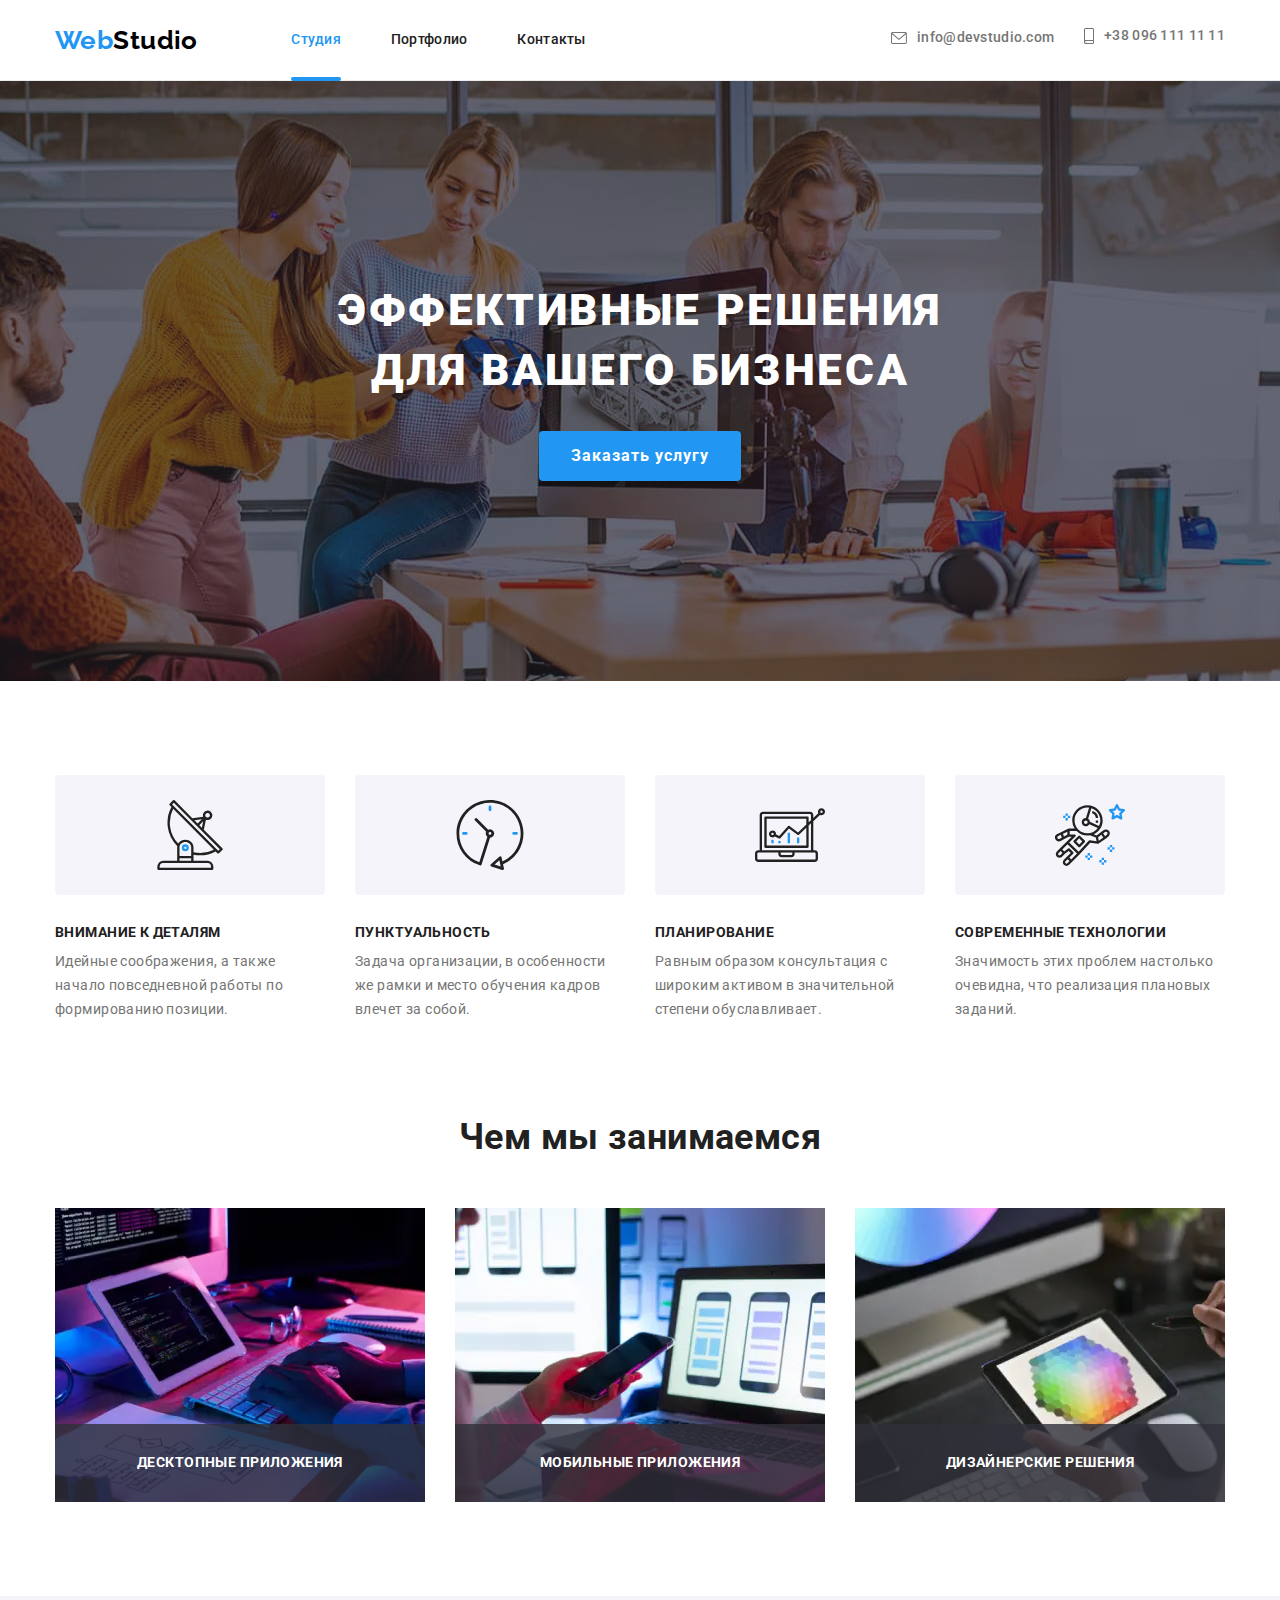
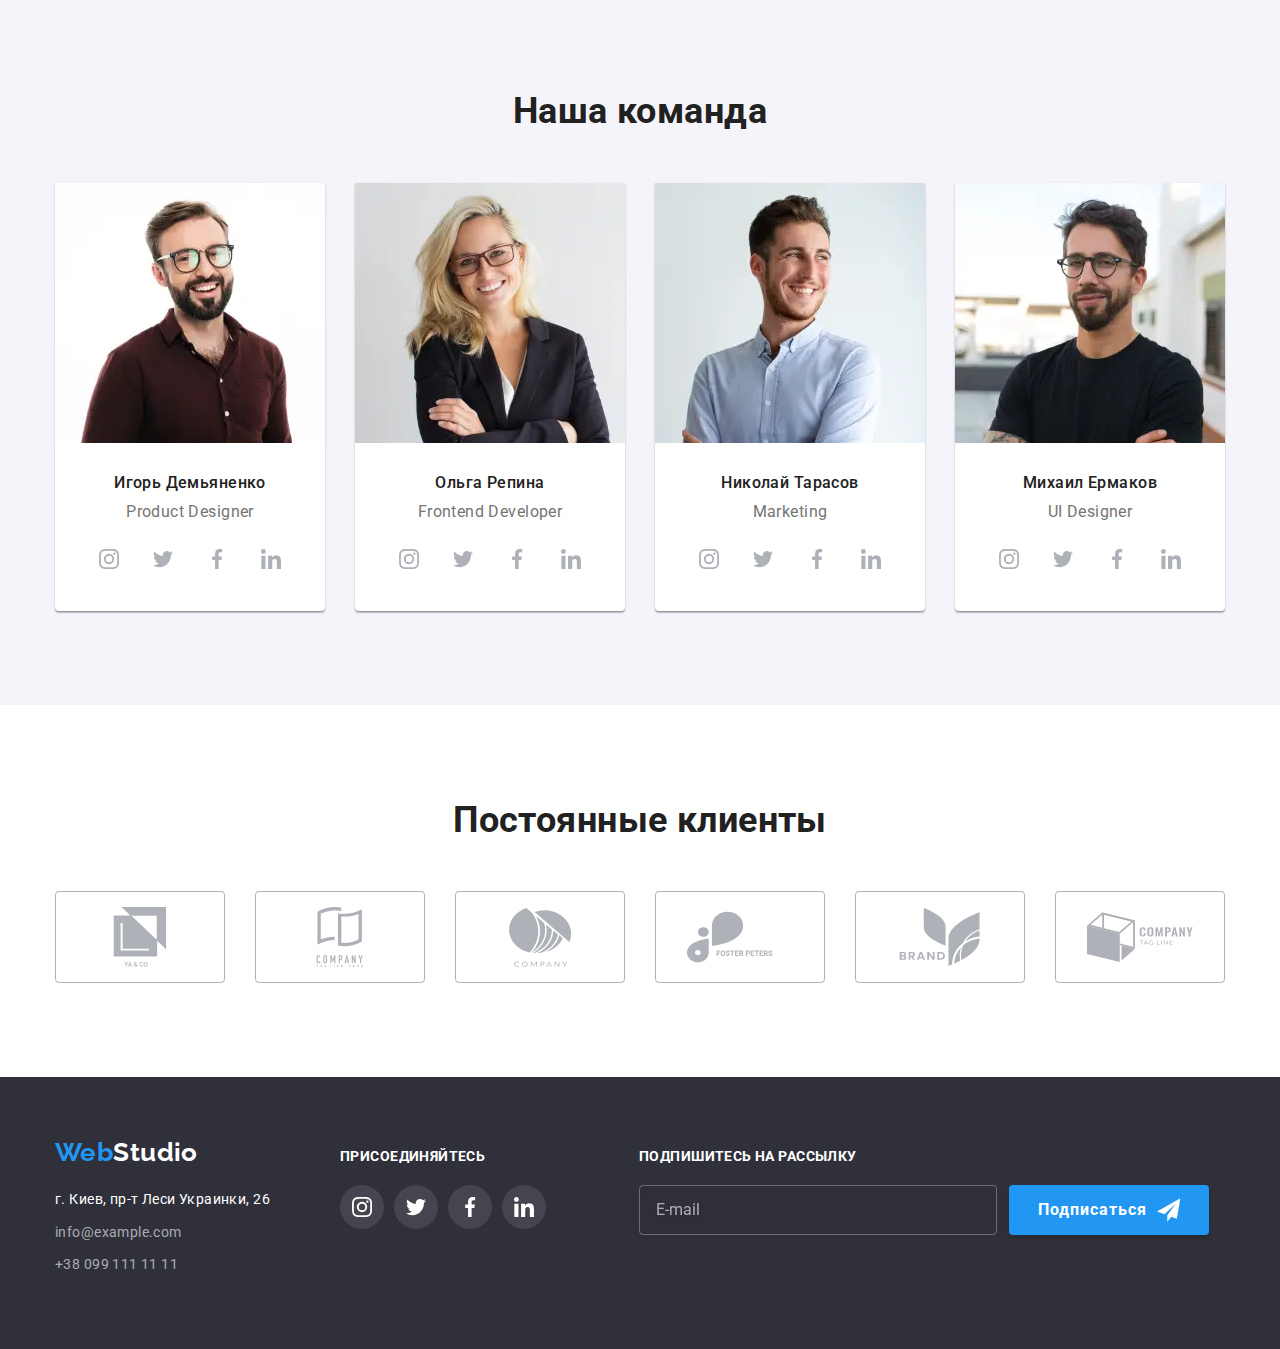
<file: index.html>
<!DOCTYPE html>
<html lang="ru">

<head>
    <meta charset="UTF-8">
    <meta http-equiv="X-UA-Compatible" content="IE=edge">
    <meta name="viewport" content="width=device-width, initial-scale=1.0">
    <title lang="en">WebStudio</title>
    <link rel="preconnect" href="https://fonts.gstatic.com">
    <link
        href="https://fonts.googleapis.com/css2?family=Raleway:wght@700&family=Roboto:wght@400;500;700;900&display=swap"
        rel="stylesheet">
    <!-- <link rel="stylesheet" href="./css/modern-normalize.css"> -->
    <link rel="stylesheet" href="./css/main.min.css">
</head>

<body>
    <!--Шапка-->
    <header class="page-header">
        <div class="container">
            <div class="container-nav">
                <a href="./index.html" class="logo" lang="en">Web<span class="logo__text">Studio</span></a>
                    <button type="button" class="menu-button" data-menu-button>
                        <svg width="40" height="40" aria-label="Переключатель мобильного меню">
                            <use class="menu-button__menu" href="./images/icons.svg#icon-menu"></use>                   
                        </svg>
                    </button>
                <nav class="main-nav">
                        <ul class="site-nav list main-nav__site-nav">
                            <li class="site-nav__item"><a href="./index.html" class="site-nav__link site-nav__link--current">Студия</a>
                            </li>
                            <li class="site-nav__item"><a href="./portfolio.html" class="site-nav__link">Портфолио</a></li>
                            <li class="site-nav__item"><a href="" class="site-nav__link">Контакты</a></li>
                        </ul>
                    </nav>
                    
                    <ul class="auth-nav list">
                        <li class="auth-nav__item">
                            <a href="mailto:info@devstudio.com" class="auth-nav__link email">
                                <svg class="auth-nav__icon email" width="16px" height="12px">
                                    <use href="./images/icons.svg#envelope">
                                    </use>
                                </svg>info@devstudio.com</a>
                        </li>
                        <li class="auth-nav__item"><a href="tel:+380961111111" class="auth-nav__link phone">
                                <svg class="auth-nav__icon phone" width="10px" height="16px">
                                    <use href="./images/icons.svg#smartphone">
                                    </use>
                                </svg>+38 096 111 11 11</a></li>
                    </ul>
            </div>
            <!-- mobile-menu -->
            <div class="mobile-menu" data-menu>
                <div class="container mobile-menu__container">
                    <button type="button" class="mobile-menu__close-button" data-menu-close>
                        <svg width="40" height="40" aria-label="Переключатель мобильного меню">
                            <use class="menu-button__cross" href="./images/icons.svg#icon-cross"></use>
                        </svg>
                    </button>
                    <nav class="menu-main-nav">
                        <ul class="site-nav list main-nav__site-nav">
                            <li class="site-nav__item"><a href="./index.html" class="site-nav__link site-nav__link--active">Студия</a>
                            </li>
                            <li class="site-nav__item"><a href="./portfolio.html" class="site-nav__link">Портфолио</a></li>
                            <li class="site-nav__item"><a href="" class="site-nav__link">Контакты</a></li>
                        </ul>
                    </nav>
                    <ul class="menu-auth-nav list">
                        <li class="auth-nav__item"><a href="tel:+380961111111" class="auth-nav__link phone">
                                <svg class="auth-nav__icon phone" width="10px" height="16px">
                                    <use href="./images/icons.svg#smartphone">
                                    </use>
                                </svg>+38 096 111 11 11</a></li>
                        <li class="auth-nav__item">
                            <a href="mailto:info@devstudio.com" class="auth-nav__link email">
                                <svg class="auth-nav__icon email" width="16px" height="12px">
                                    <use href="./images/icons.svg#envelope">
                                    </use>
                                </svg>info@devstudio.com</a>
                        </li>
                    </ul>
                    <ul class="mobile-menu-social-list">
                        <li class="mobile-menu-social-list__item subtitle"><a class="mobile-menu-social-list__link" href="">Instagram</a></li>
                        <li class="mobile-menu-social-list__item subtitle"><a class="mobile-menu-social-list__link" href="">Twitter</a></li>
                        <li class="mobile-menu-social-list__item subtitle"><a class="mobile-menu-social-list__link" href="">Facebook</a></li>
                        <li class="mobile-menu-social-list__item"><a class="mobile-menu-social-list__link" href="">LinkedIn</a></li>
                    </ul>
                </div>
            </div>
        </div>
    </header>
    <main>
        <div>
            <!--Герой-->
            <section class="hero">
                <h1 class="hero__title">Эффективные решения для вашего бизнеса</h1>
                <button data-modal-open type="button" class="button-primary">Заказать услугу</button>
            </section>
        </div>
        <!--Особенности-->
        <div class="feature feature__container">
        <section class="section">
            <div class="container">
            <h2 class="visually-hidden">Особенности</h2>
                <ul class="feature-list">
                    <li class="feature-list__item">
                        <div  class="feature-list__icon">
                        <svg width="70px" height="70px"><use href="./images/icons.svg#antenna"></use></svg></div>
                        <h3 class="feature-list__title">Внимание к деталям</h3>
                        <p>Идейные соображения, а также начало повседневной работы по формированию позиции.</p>
                    </li>
                    <li class="feature-list__item">
                        <div class="feature-list__icon">
                            <svg width="70px" height="70px">
                                <use href="./images/icons.svg#clock"></use>
                            </svg>
                        </div>
                        <h3 class="feature-list__title">Пунктуальность</h3>
                        <p>Задача организации, в особенности же рамки и место обучения кадров влечет за собой.</p>
                    </li>
                    <li class="feature-list__item">
                        <div class="feature-list__icon">
                            <svg width="70px" height="70px">
                                <use href="./images/icons.svg#diagram"></use>
                            </svg>
                        </div>
                        <h3 class="feature-list__title">Планирование</h3>
                        <p>Равным образом консультация с широким активом в значительной степени обуславливает.</p>
                    </li>
                    <li class="feature-list__item">
                        <div class="feature-list__icon">
                            <svg width="70px" height="70px">
                                <use href="./images/icons.svg#astronaut"></use>
                            </svg>
                        </div>
                        <h3 class="feature-list__title">Современные технологии</h3>
                        <p>Значимость этих проблем настолько очевидна, что реализация плановых заданий.</p>
                    </li>
                </ul>
            </div>
        </section>
        </div>
        <!--Чем занимаемся-->
        <section class="section">
            <div class="work work__container">
                <div class="container">
                    <h2 class="container__title">Чем мы занимаемся</h2>
                    <ul class="work-list">
                        <li class="work-list__item">
                            <picture class="picture">
                                <source srcset="./images/work/box1-desktop.webp 1x, ./images/work/box1-desktop@2x.webp 2x" media="(min-width: 1200px)" type="image/webp">
                                <source srcset="./images/work/box1-desktop.jpg 1x, ./images/work/box1-desktop@2x.jpg 2x" media="(min-width: 1200px)">
                                <img src="./images/work/box1-desktop.jpg" alt="картинка1" width="370" height="294">
                            </picture>
                            
                            <p class="work-list__text">Десктопные приложения</p>
                        </li>
                        <li class="work-list__item">
                            <picture class="picture">
                                <source srcset="./images/work/box2-desktop.webp 1x, ./images/work/box2-desktop@2x.webp 2x"
                                    media="(min-width: 1200px)" type="image/webp">
                                <source srcset="./images/work/box2-desktop.jpg 1x, ./images/work/box2-desktop@2x.jpg 2x"
                                    media="(min-width: 1200px)">
                                <img src="./images/work/box2-desktop.jpg" alt="картинка2" width="370" height="294">
                            </picture>
                            
                            <p class="work-list__text">Мобильные приложения</p>
                        </li>
                        <li class="work-list__item">
                            <picture class="picture">
                                <source srcset="./images/work/box3-desktop.webp 1x, ./images/work/box3-desktop@2x.webp 2x"
                                    media="(min-width: 1200px)" type="image/webp">
                                <source srcset="./images/work/box3-desktop.jpg 1x, ./images/work/box3-desktop@2x.jpg 2x"
                                    media="(min-width: 1200px)">
                                <img src="./images/work/box3-desktop.jpg" alt="картинка3" width="370" height="294">
                            </picture>
                            
                            <p class="work-list__text">Дизайнерские решения</p>
                        </li>
                    </ul>
                </div>
            </div>
        </section>
        <!--Наша команда-->
        <section class="section  workers workers__list">
            <div class="container">
            <h2 class="container__title">Наша команда</h2>
            <ul class="worker">
                <li class="worker__item">
                    <picture class="picture">
                        <source srcset="./images/team/demyanenko-desktop.webp 1x, ./images/team/demyanenko-desktop@2x.webp 2x"
                            media="(min-width: 1200px)" type="image/webp">
                        <source srcset="./images/team/demyanenko-desktop.jpg 1x, ./images/team/demyanenko-desktop@2x.jpg 2x"
                            media="(min-width: 1200px)">

                        <source srcset="./images/team/demyanenko-tablet.webp 1x, ./images/team/demyanenko-tablet@2x.webp 2x"
                            media="(min-width: 768px)" type="image/webp">
                        <source srcset="./images/team/demyanenko-tablet.jpg 1x, ./images/team/demyanenko-tablet@2x.jpg 2x"
                            media="(min-width: 768px)">

                        <source srcset="./images/team/demyanenko-mobile.webp 1x, ./images/team/demyanenko-mobile@2x.webp 2x"
                            media="(max-width: 767px)" type="image/webp">
                        <source srcset="./images/team/demyanenko-mobile.jpg 1x, ./images/team/demyanenko-mobile@2x.jpg 2x"
                            media="(max-width: 767px)">

                        <img class="worker__img" src="./images/team/demyanenko-desktop.jpg" alt="Игорь Демьяненко">
                    </picture>
                    <div class="worker-card worker-card__thumb">
                    <h3 class="worker-card__title">Игорь Демьяненко</h3>
                    <p lang="en" class="worker-card__profession">Product Designer</p>
                    <div>
                        <ul class="social-list">
                        <li class="social-list__item">
                            <a class="social-list__link" href=""><svg class="social-list__icon" width="20" height="20">
                                <use href="./images/icons.svg#instagram"></use></svg></a></li>
                        <li class="social-list__item">
                            <a class="social-list__link" href=""><svg class="social-list__icon" width="20" height="20">
                                <use href="./images/icons.svg#twitter"></use>
                        </svg></a></li>
                        <li class="social-list__item">
                            <a class="social-list__link" href=""><svg class="social-list__icon" width="20" height="20">
                                    <use href="./images/icons.svg#facebook"></use>
                                </svg></a>
                        </li>
                        <li class="social-list__item">
                            <a class="social-list__link" href=""><svg class="social-list__icon" width="20" height="20">
                                    <use href="./images/icons.svg#linkedin"></use>
                                </svg></a>
                        </li>
                        </ul>
                    </div>
                    </div>
                </li>
                <li  class="worker__item">
                    <picture class="picture">
                        <source srcset="./images/team/repina-desktop.webp 1x, ./images/team/repina-desktop@2x.webp 2x"
                            media="(min-width: 1200px)" type="image/webp">
                        <source srcset="./images/team/repina-desktop.jpg 1x, ./images/team/repina-desktop@2x.jpg 2x"
                            media="(min-width: 1200px)">
                    
                        <source srcset="./images/team/repina-tablet.webp 1x, ./images/team/repina-tablet@2x.webp 2x"
                            media="(min-width: 768px)" type="image/webp">
                        <source srcset="./images/team/repina-tablet.jpg 1x, ./images/team/repina-tablet@2x.jpg 2x"
                            media="(min-width: 768px)">
                    
                        <source srcset="./images/team/repina-mobile.webp 1x, ./images/team/repina-mobile@2x.webp 2x"
                            media="(max-width: 767px)" type="image/webp">
                        <source srcset="./images/team/repina-mobile.jpg 1x, ./images/team/repina-mobile@2x.jpg 2x"
                            media="(max-width: 767px)">
                    
                        <img class="worker__img" src="./images/team/repina-desktop.jpg" alt="Ольга Репина">
                    </picture>
                    <div class="worker-card worker-card__thumb">
                    <h3 class="worker-card__title">Ольга Репина</h3>
                    <p lang="en" class="worker-card__profession">Frontend Developer</p>
                    <div>
                        <ul class="social-list">
                            <li class="social-list__item">
                                <a class="social-list__link" href=""><svg class="social-list__icon" width="20" height="20">
                                        <use href="./images/icons.svg#instagram"></use>
                                    </svg></a>
                            </li>
                            <li class="social-list__item">
                                <a class="social-list__link" href=""><svg class="social-list__icon" width="20" height="20">
                                        <use href="./images/icons.svg#twitter"></use>
                                    </svg></a>
                            </li>
                            <li class="social-list__item">
                                <a class="social-list__link" href=""><svg class="social-list__icon" width="20" height="20">
                                        <use href="./images/icons.svg#facebook"></use>
                                    </svg></a>
                            </li>
                            <li class="social-list__item">
                                <a class="social-list__link" href=""><svg class="social-list__icon" width="20" height="20">
                                        <use href="./images/icons.svg#linkedin"></use>
                                    </svg></a>
                            </li>
                        </ul>
                    </div>
                    </div>
                </li>
                <li  class="worker__item">
                    <picture class="picture">
                        <source srcset="./images/team/tarasov-desktop.webp 1x, ./images/team/tarasov-desktop@2x.webp 2x"
                            media="(min-width: 1200px)" type="image/webp">
                        <source srcset="./images/team/tarasov-desktop.jpg 1x, ./images/team/tarasov-desktop@2x.jpg 2x"
                            media="(min-width: 1200px)">
                    
                        <source srcset="./images/team/tarasov-tablet.webp 1x, ./images/team/tarasov-tablet@2x.webp 2x"
                            media="(min-width: 768px)" type="image/webp">
                        <source srcset="./images/team/tarasov-tablet.jpg 1x, ./images/team/tarasov-tablet@2x.jpg 2x"
                            media="(min-width: 768px)">
                    
                        <source srcset="./images/team/tarasov-mobile.webp 1x, ./images/team/tarasov-mobile@2x.webp 2x"
                            media="(max-width: 767px)" type="image/webp">
                        <source srcset="./images/team/tarasov-mobile.jpg 1x, ./images/team/tarasov-mobile@2x.jpg 2x"
                            media="(max-width: 767px)">
                    
                        <img class="worker__img" src="./images/team/tarasov-desktop.jpg" alt="Николай Тарасов">
                    </picture>
                    <div class="worker-card worker-card__thumb">
                    <h3 class="worker-card__title">Николай Тарасов</h3>
                    <p lang="en" class="worker-card__profession">Marketing</p>
                    <div>
                        <ul class="social-list">
                            <li class="social-list__item">
                                <a class="social-list__link" href=""><svg class="social-list__icon" width="20" height="20">
                                        <use href="./images/icons.svg#instagram"></use>
                                    </svg></a>
                            </li>
                            <li class="social-list__item">
                                <a class="social-list__link" href=""><svg class="social-list__icon" width="20" height="20">
                                        <use href="./images/icons.svg#twitter"></use>
                                    </svg></a>
                            </li>
                            <li class="social-list__item">
                                <a class="social-list__link" href=""><svg class="social-list__icon" width="20" height="20">
                                        <use href="./images/icons.svg#facebook"></use>
                                    </svg></a>
                            </li>
                            <li class="social-list__item">
                                <a class="social-list__link" href=""><svg class="social-list__icon" width="20" height="20">
                                        <use href="./images/icons.svg#linkedin"></use>
                                    </svg></a>
                            </li>
                        </ul>
                    </div>
                    </div>
                </li>
                <li  class="worker__item">
                    <picture class="picture">
                        <source srcset="./images/team/ermakov-desktop.webp 1x, ./images/team/ermakov-desktop@2x.webp 2x"
                            media="(min-width: 1200px)" type="image/webp">
                        <source srcset="./images/team/ermakov-desktop.jpg 1x, ./images/team/ermakov-desktop@2x.jpg 2x"
                            media="(min-width: 1200px)">
                    
                        <source srcset="./images/team/ermakov-tablet.webp 1x, ./images/team/ermakov-tablet@2x.webp 2x"
                            media="(min-width: 768px)" type="image/webp">
                        <source srcset="./images/team/ermakov-tablet.jpg 1x, ./images/team/ermakov-tablet@2x.jpg 2x"
                            media="(min-width: 768px)">
                    
                        <source srcset="./images/team/ermakov-mobile.webp 1x, ./images/team/ermakov-mobile@2x.webp 2x"
                            media="(max-width: 767px)" type="image/webp">
                        <source srcset="./images/team/ermakov-mobile.jpg 1x, ./images/team/ermakov-mobile@2x.jpg 2x"
                            media="(max-width: 767px)">
                    
                        <img class="worker__img" src="./images/team/ermakov-desktop.jpg" alt="Михаил Ермаков">
                    </picture>
                    <div class="worker-card worker-card__thumb">
                    <h3 class="worker-card__title">Михаил Ермаков</h3>
                    <p lang="en" class="worker-card__profession">UI Designer</p>
                    <div>
                        <ul class="social-list">
                            <li class="social-list__item">
                                <a class="social-list__link" href=""><svg class="social-list__icon" width="20" height="20">
                                        <use href="./images/icons.svg#instagram"></use>
                                    </svg></a>
                            </li>
                            <li class="social-list__item">
                                <a class="social-list__link" href=""><svg class="social-list__icon" width="20" height="20">
                                        <use href="./images/icons.svg#twitter"></use>
                                    </svg></a>
                            </li>
                            <li class="social-list__item">
                                <a class="social-list__link" href=""><svg class="social-list__icon" width="20" height="20">
                                        <use href="./images/icons.svg#facebook"></use>
                                    </svg></a>
                            </li>
                            <li class="social-list__item">
                                <a class="social-list__link" href=""><svg class="social-list__icon" width="20" height="20">
                                        <use href="./images/icons.svg#linkedin"></use>
                                    </svg></a>
                            </li>
                        </ul>
                    </div>
                    </div>
                </li>
            </ul>
            </div>
        </section>
        <!--Постоянные клиенты-->
        <section class="section clients clients__list">
            <div class="container">
                <h2 class="container__title">Постоянные клиенты</h2>
                <ul class="client">
                    <li class="client__item">
                        <a class="client__link" href="">
                        <svg width="106" height="60">
                        <use href="./images/icons.svg#group1"></use></svg></a></li>
                    
                    <li class="client__item">
                        <a class="client__link" href="">
                            <svg  width="106" height="60">
                                <use href="./images/icons.svg#group2"></use>
                            </svg></a>
                    </li>
                    <li class="client__item">
                        <a class="client__link" href="">
                            <svg  width="106" height="60">
                                <use href="./images/icons.svg#group3"></use>
                            </svg></a>
                    </li>
                    <li class="client__item">
                        <a class="client__link" href="">
                            <svg  width="106" height="60">
                                <use href="./images/icons.svg#group4"></use>
                            </svg></a>
                    </li>
                    <li class="client__item">
                        <a class="client__link" href="">
                            <svg  width="106" height="60">
                                <use href="./images/icons.svg#group5"></use>
                            </svg></a>
                    </li>
                    <li class="client__item">
                        <a class="client__link" href="">
                            <svg  width="106" height="60">
                                <use href="./images/icons.svg#group6"></use>
                            </svg></a>
                    </li>
                </ul>
            </div>
        </section>
    </main>
    <footer class="footer footer__container">
        <div class="container">
        <div class="footer-list">
        <div class="footer-list-wrapper">
            <div class="footer-address footer-address__block">
        <a href="./index.html" class="logo footer-logo" lang="en">Web<span class="logo__text logo__text--inverse">Studio</span></a>
        <address class="contact">
            <span class="contact__address">г. Киев, пр-т Леси Украинки, 26</span>
            <a href="mailto:info@example.com" class="contact__item">info@example.com</a>
            <a href="tel:+380991111111" class="contact__item">+38 099 111 11 11</a>
        </address>
            </div>
        <div class="footer-social-link">
            <h2 class="footer-social-link__title">Присоединяйтесь</h2>
            <ul class="social-list">
                <li class="social-list__item"><a class="social-list__link social-list__link--inverse" href=""><svg class="social-list__icon" width="20" height="20">
                            <use href="./images/icons.svg#instagram"></use>
                        </svg></a></li>
                <li class="social-list__item"><a class="social-list__link social-list__link--inverse" href=""><svg class="social-list__icon" width="20" height="20">
                        <use href="./images/icons.svg#twitter"></use>
                    </svg></a></li>
                <li class="social-list__item"><a class="social-list__link social-list__link--inverse" href=""><svg class="social-list__icon" width="20" height="20">
                        <use href="./images/icons.svg#facebook"></use>
                    </svg></a></li>
                <li class="social-list__item"><a class="social-list__link social-list__link--inverse" href=""><svg class="social-list__icon" width="20" height="20">
                        <use href="./images/icons.svg#linkedin"></use>
                    </svg></a></li>
            </ul>
        </div>
        </div>
        <form class="form-footer form-footer__block" autocomplete="off">
            <b><span class="form-footer__title">Подпишитесь на рассылку</span></b>
            <div class="form-footer-email">
            <input class="form-footer-input" type="email" name="mail" id="mail" placeholder="E-mail">
            <button type="submit" class="button-primary button-primary--form">
                <span class="button-primary__text">Подписаться</span>
                <svg width="24" height="24">
                <use href="./images/icons.svg#icon-send"></use>
                </svg>
            </button>
            </div>
        </form>
        </div>
        </div>
        
    </footer>
    <!--Модальное окно-->
    <div class="backdrop is-hidden" data-modal>
        <div class="modal">
            <button type="button" data-modal-close class="modal__icon">
            <svg width="18" height="18">
                <use href="./images/icons.svg#close-black"></use>
            </svg>
            </button>
            <form method="POST" class="modal-form">
                <b class="modal-form__title">Оставьте свои данные, мы вам перезвоним</b>
                <div class="form-field">
                    <label class="form-lable">
                        <span class="form-lable__name">Имя</span>
                        <span class="form-field-modal">
                            <input type="text" class="form-input" name="name" required autofocus>
                            <svg class="form-input__icon" width="18" height="18">
                                <use href="./images/icons.svg#person-black"></use>
                            </svg>
                        </span>
                    </label>
                </div>
                <div class="form-field">
                    <label class="form-lable">
                        <span class="form-lable__name">Телефон</span>
                        <span class="form-field-modal">
                            <input type="tel" class="form-input" name="tel" required>
                            <svg class="form-input__icon" width="18" height="18">
                                <use href="./images/icons.svg#phone-black"></use>
                            </svg>
                        </span>
                    </label>
                </div>
                <div class="form-field">
                    <label class="form-lable">
                        <span class="form-lable__name">Почта</span>
                        <span class="form-field-modal">
                            <input type="email" class="form-input" name="email" required>
                            <svg class="form-input__icon" width="18" height="18">
                                <use href="./images/icons.svg#email-black"></use>
                            </svg>
                        </span>
                    </label>
                </div>
                <div class="form-comment">
                    <label for="comment" class="form-lable">
                        <span class="form-lable__name">Комментарий</span></label>
                        <textarea name="comment" id="comment" class="modal-form-comment" placeholder="Введите текст"></textarea>
                </div>
                <div class="form-police">
                    <label class="form-police-label">
                        <input type="checkbox" name="police" class="checkbox">
                        <span class="checkbox__icon"></span><span class="checkbox__text">Соглашаюсь с рассылкой и принимаю <a href="" class="checkbox__link"> Условия договора</a></span>
                    </label>
                </div>
                <button type="submit" class="button-primary button-primary--submit">Отправить</button>
            </form>
        </div>
    </div>
    <script src="./js/menu.js"></script>
    <script src="./js/modal.js"></script>
</body>

</html>
</file>
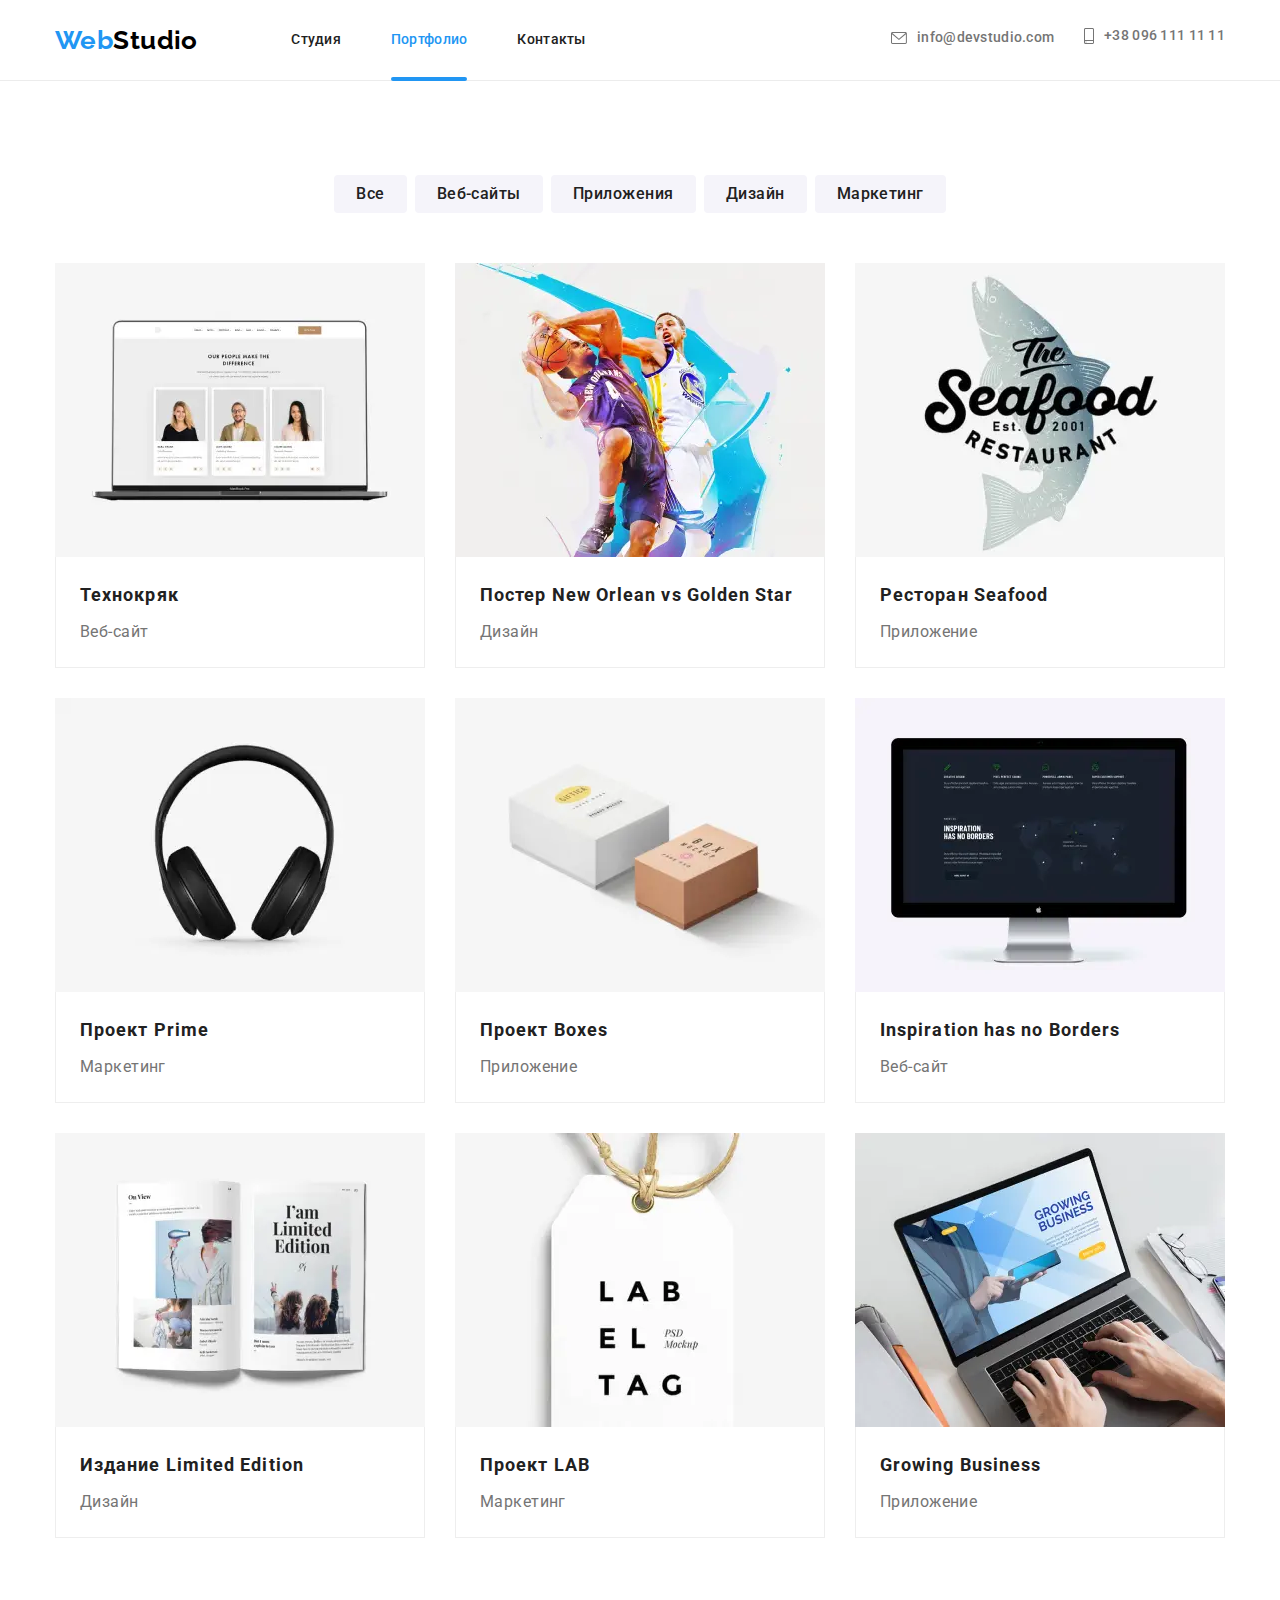
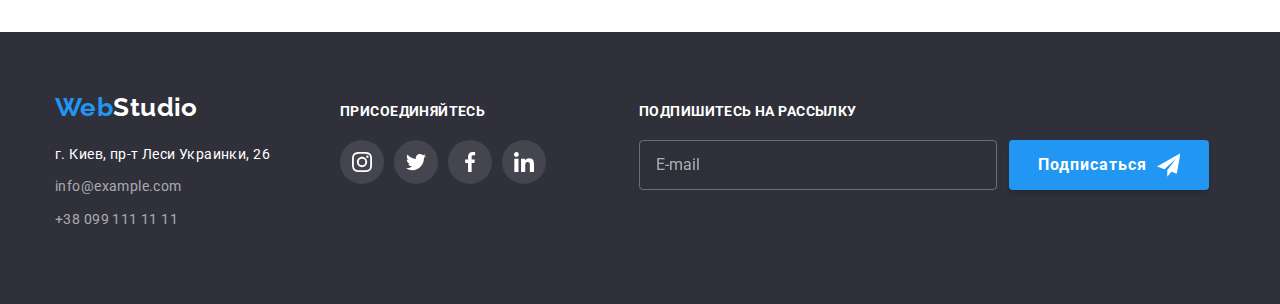
<file: portfolio.html>
<!DOCTYPE html>
<html lang="ru">

<head>
    <meta charset="UTF-8">
    <meta http-equiv="X-UA-Compatible" content="IE=edge">
    <meta name="viewport" content="width=device-width, initial-scale=1.0">
    <title lang="en">WebStudio</title>
    <link rel="preconnect" href="https://fonts.gstatic.com">
    <link href="https://fonts.googleapis.com/css2?family=Raleway:wght@700&family=Roboto:wght@400;500;700;900&display=swap"
        rel="stylesheet">
    <!-- <link rel="stylesheet" href="./css/modern-normalize.css"> -->
    <link rel="stylesheet" href="./css/main.min.css">
</head>

<body>
    <!--Шапка-->
    <header class="page-header">
        <div class="container">
            <div class="container-nav">
                <a href="./index.html" class="logo" lang="en">Web<span class="logo__text">Studio</span></a>
                <button type="button" class="menu-button" data-menu-button>
                    <svg width="40" height="40" aria-label="Переключатель мобильного меню">
                        <use class="menu-button__menu" href="./images/icons.svg#icon-menu"></use>
                    </svg>
                </button>
                <nav class="main-nav">
                    <ul class="site-nav list main-nav__site-nav">
                        <li class="site-nav__item"><a href="./index.html"
                                class="site-nav__link">Студия</a>
                        </li>
                        <li class="site-nav__item"><a href="./portfolio.html" class="site-nav__link site-nav__link--current">Портфолио</a></li>
                        <li class="site-nav__item"><a href="" class="site-nav__link">Контакты</a></li>
                    </ul>
                </nav>
    
                <ul class="auth-nav list">
                    <li class="auth-nav__item">
                        <a href="mailto:info@devstudio.com" class="auth-nav__link email">
                            <svg class="auth-nav__icon email" width="16px" height="12px">
                                <use href="./images/icons.svg#envelope">
                                </use>
                            </svg>info@devstudio.com</a>
                    </li>
                    <li class="auth-nav__item"><a href="tel:+380961111111" class="auth-nav__link phone">
                            <svg class="auth-nav__icon phone" width="10px" height="16px">
                                <use href="./images/icons.svg#smartphone">
                                </use>
                            </svg>+38 096 111 11 11</a></li>
                </ul>
            </div>
            <!-- mobile-menu -->
            <div class="mobile-menu" data-menu>
                <div class="container mobile-menu__container">
                    <button type="button" class="mobile-menu__close-button" data-menu-close>
                        <svg width="40" height="40" aria-label="Переключатель мобильного меню">
                            <use class="menu-button__cross" href="./images/icons.svg#icon-cross"></use>
                        </svg>
                    </button>
                    <nav class="menu-main-nav">
                        <ul class="site-nav list main-nav__site-nav">
                            <li class="site-nav__item"><a href="./index.html"
                                    class="site-nav__link">Студия</a>
                            </li>
                            <li class="site-nav__item"><a href="./portfolio.html" class="site-nav__link site-nav__link--active">Портфолио</a></li>
                            <li class="site-nav__item"><a href="" class="site-nav__link">Контакты</a></li>
                        </ul>
                    </nav>
                    <ul class="menu-auth-nav list">
                        <li class="auth-nav__item"><a href="tel:+380961111111" class="auth-nav__link phone">
                                <svg class="auth-nav__icon phone" width="10px" height="16px">
                                    <use href="./images/icons.svg#smartphone">
                                    </use>
                                </svg>+38 096 111 11 11</a></li>
                        <li class="auth-nav__item">
                            <a href="mailto:info@devstudio.com" class="auth-nav__link email">
                                <svg class="auth-nav__icon email" width="16px" height="12px">
                                    <use href="./images/icons.svg#envelope">
                                    </use>
                                </svg>info@devstudio.com</a>
                        </li>
                    </ul>
                    <ul class="mobile-menu-social-list">
                        <li class="mobile-menu-social-list__item subtitle"><a class="mobile-menu-social-list__link"
                                href="">Instagram</a></li>
                        <li class="mobile-menu-social-list__item subtitle"><a class="mobile-menu-social-list__link"
                                href="">Twitter</a></li>
                        <li class="mobile-menu-social-list__item subtitle"><a class="mobile-menu-social-list__link"
                                href="">Facebook</a></li>
                        <li class="mobile-menu-social-list__item"><a class="mobile-menu-social-list__link"
                                href="">LinkedIn</a></li>
                    </ul>
                </div>
            </div>
        </div>
    </header>
    <main>
        <!--Фильтр-->
        <section class="section filter">
            <div class="container">
            <h2 class="visually-hidden">Портфолио</h2>
            <ul class="filter-list filter-list__block"> 
                <li class="filter-list__item"><button type="button" class="button-filter">Все</button></li>
                <li class="filter-list__item"><button type="button" class="button-filter">Веб-сайты</button></li>
                <li class="filter-list__item"><button type="button" class="button-filter">Приложения</button></li>
                <li class="filter-list__item"><button type="button" class="button-filter">Дизайн</button></li>
                <li class="filter-list__item"><button type="button" class="button-filter">Маркетинг</button></li>
            </ul>
            <ul class="card-set">
                <li class="card-set__item">
                    <article class="card">
                    <a href="" class="card__link">
                    <div class="card-thumb">
                        <picture class="picture">
                            <source
                                srcset="./images/tekhnokryak/tekhnokryak-desktop.webp 1x, ./images/tekhnokryak/tekhnokryak-desktop@2x.webp 2x"
                                media="(min-width: 1200px)" type="image/webp">
                            <source
                                srcset="./images/tekhnokryak/tekhnokryak-desktop.jpg 1x, ./images/tekhnokryak/tekhnokryak-desktop@2x.jpg 2x"
                                media="(min-width: 1200px)">
                        
                            <source
                                srcset="./images/tekhnokryak/tekhnokryak-tablet.webp 1x, ./images/tekhnokryak/tekhnokryak-tablet@2x.webp 2x"
                                media="(min-width: 768px)" type="image/webp">
                            <source
                                srcset="./images/tekhnokryak/tekhnokryak-tablet.jpg 1x, ./images/tekhnokryak/tekhnokryak-tablet@2x.jpg 2x"
                                media="(min-width: 768px)">
                        
                            <source
                                srcset="./images/tekhnokryak/tekhnokryak-mobile.webp 1x, ./images/tekhnokryak/tekhnokryak-mobile@2x.webp 2x"
                                media="(max-width: 767px)" type="image/webp">
                            <source
                                srcset="./images/tekhnokryak/tekhnokryak-mobile.jpg 1x, ./images/tekhnokryak/tekhnokryak-mobile@2x.jpg 2x"
                                media="(max-width: 767px)">
                        
                            <img class="card-thumb__img" src="./images/tekhnokryak/tekhnokryak-desktop.jpg" alt="веб-сайт технокряк">
                        </picture>
                    <div class="card-thumb__overlay">
                        <p class="card-thumb__text">Технокряк это современная площадка распространения коронавируса. Компании используют эту платформу для цифрового шпионажа и атак на защищённые сервера конкурентов.</p>
                    </div>
                    </div>
                    <div class="card-box  card-box--first">
                        <h3 class="card-box__title">Технокряк</h3>
                        <p class="card-box__tipe">Веб-сайт</p>
                    </div>
                    </a>
                    </article>
                </li>
                <li class="card-set__item">
                    <article class="card">
                        <a href="" class="card__link">
                        <div class="card-thumb">
                            <picture class="picture">
                                <source srcset="./images/poster-new-orlean/poster-new-orlean-desktop.webp 1x, ./images/poster-new-orlean/poster-new-orlean-desktop@2x.webp 2x"
                                    media="(min-width: 1200px)" type="image/webp">
                                <source srcset="./images/poster-new-orlean/poster-new-orlean-desktop.jpg 1x, ./images/poster-new-orlean/poster-new-orlean-desktop@2x.jpg 2x"
                                    media="(min-width: 1200px)">
                            
                                <source srcset="./images/poster-new-orlean/poster-new-orlean-tablet.webp 1x, ./images/poster-new-orlean/poster-new-orlean-tablet@2x.webp 2x"
                                    media="(min-width: 768px)" type="image/webp">
                                <source srcset="./images/poster-new-orlean/poster-new-orlean-tablet.jpg 1x, ./images/poster-new-orlean/poster-new-orlean-tablet@2x.jpg 2x"
                                    media="(min-width: 768px)">
                            
                                <source srcset="./images/poster-new-orlean/poster-new-orlean-mobile.webp 1x, ./images/poster-new-orlean/poster-new-orlean-mobile@2x.webp 2x"
                                    media="(max-width: 767px)" type="image/webp">
                                <source srcset="./images/poster-new-orlean/poster-new-orlean-mobile.jpg 1x, ./images/poster-new-orlean/poster-new-orlean-mobile@2x.jpg 2x"
                                    media="(max-width: 767px)">
                            
                                <img class="card-thumb__img" src="./images/poster-new-orlean/poster-new-orlean-desktop.jpg" alt="Постер с двумя баскетболистами">
                            </picture>
                    <div class="card-thumb__overlay">
                        <p class="card-thumb__text">Технокряк это современная площадка распространения коронавируса. Компании используют эту платформу для цифрового
                            шпионажа и атак на защищённые сервера конкурентов.</p>
                    </div>
                    </div>
                    <div class="card-box">
                        <h3 class="card-box__title">Постер <span lang="en">New Orlean vs Golden Star</span></h3>
                        <p class="card-box__tipe">Дизайн</p>
                    </div>
                    </a>
                    </article>
                </li>
                <li class="card-set__item">
                    <article class="card">
                        <a href="" class="card__link">
                        <div class="card-thumb">
                            <picture class="picture">
                                <source
                                    srcset="./images/seafood/seafood-desktop.webp 1x, ./images/seafood/seafood-desktop@2x.webp 2x"
                                    media="(min-width: 1200px)" type="image/webp">
                                <source srcset="./images/seafood/seafood-desktop.jpg 1x, ./images/seafood/seafood-desktop@2x.jpg 2x"
                                    media="(min-width: 1200px)">
                            
                                <source srcset="./images/seafood/seafood-tablet.webp 1x, ./images/seafood/seafood-tablet@2x.webp 2x"
                                    media="(min-width: 768px)" type="image/webp">
                                <source srcset="./images/seafood/seafood-tablet.jpg 1x, ./images/seafood/seafood-tablet@2x.jpg 2x"
                                    media="(min-width: 768px)">
                            
                                <source srcset="./images/seafood/seafood-mobile.webp 1x, ./images/seafood/seafood-mobile@2x.webp 2x"
                                    media="(max-width: 767px)" type="image/webp">
                                <source srcset="./images/seafood/seafood-mobile.jpg 1x, ./images/seafood/seafood-mobile@2x.jpg 2x"
                                    media="(max-width: 767px)">
                            
                                <img class="card-thumb__img" src="./images/seafood/seafood-desktop.jpg" alt="логотип ресторана">
                            </picture>
                    <div class="card-thumb__overlay">
                        <p class="card-thumb__text">Технокряк это современная площадка распространения коронавируса. Компании используют эту платформу для цифрового шпионажа и атак на защищённые сервера конкурентов.</p>
                    </div>
                    </div>
                    <div class="card-box">
                        <h3 class="card-box__title">Ресторан <span lang="en">Seafood</span></h3>
                        <p class="card-box__tipe">Приложение</p>
                    </div>
                    </a>
                    </article>
                </li>
                <li class="card-set__item">
                    <article class="card">
                        <a href="" class="card__link">
                        <div class="card-thumb">
                            <picture class="picture">
                                <source srcset="./images/prime/prime-desktop.webp 1x, ./images/prime/prime-desktop@2x.webp 2x"
                                    media="(min-width: 1200px)" type="image/webp">
                                <source srcset="./images/prime/prime-desktop.jpg 1x, ./images/prime/prime-desktop@2x.jpg 2x"
                                    media="(min-width: 1200px)">
                            
                                <source srcset="./images/prime/prime-tablet.webp 1x, ./images/prime/prime-tablet@2x.webp 2x"
                                    media="(min-width: 768px)" type="image/webp">
                                <source srcset="./images/prime/prime-tablet.jpg 1x, ./images/prime/prime-tablet@2x.jpg 2x"
                                    media="(min-width: 768px)">
                            
                                <source srcset="./images/prime/prime-mobile.webp 1x, ./images/prime/prime-mobile@2x.webp 2x"
                                    media="(max-width: 767px)" type="image/webp">
                                <source srcset="./images/prime/prime-mobile.jpg 1x, ./images/prime/prime-mobile@2x.jpg 2x"
                                    media="(max-width: 767px)">
                            
                                <img class="card-thumb__img" src="./images/prime/prime-desktop.jpg" alt="наушники">
                            </picture>
                    <div class="card-thumb__overlay">
                        <p class="card-thumb__text">Технокряк это современная площадка распространения коронавируса. Компании используют эту платформу для цифрового шпионажа и атак на защищённые сервера конкурентов.</p>
                    </div>
                    </div>
                    <div class="card-box">
                        <h3 class="card-box__title">Проект <span lang="en">Prime</span></h3>
                        <p class="card-box__tipe">Маркетинг</p>
                    </div>
                    </a>
                    </article>
                </li>
                <li class="card-set__item">
                    <article class="card">
                        <a href="" class="card__link">
                        <div class="card-thumb">
                            <picture class="picture">
                                <source srcset="./images/boxes/boxes-desktop.webp 1x, ./images/boxes/boxes-desktop@2x.webp 2x"
                                    media="(min-width: 1200px)" type="image/webp">
                                <source srcset="./images/boxes/boxes-desktop.jpg 1x, ./images/boxes/boxes-desktop@2x.jpg 2x"
                                    media="(min-width: 1200px)">
                            
                                <source srcset="./images/boxes/boxes-tablet.webp 1x, ./images/boxes/boxes-tablet@2x.webp 2x"
                                    media="(min-width: 768px)" type="image/webp">
                                <source srcset="./images/boxes/boxes-tablet.jpg 1x, ./images/boxes/boxes-tablet@2x.jpg 2x"
                                    media="(min-width: 768px)">
                            
                                <source srcset="./images/boxes/boxes-mobile.webp 1x, ./images/boxes/boxes-mobile@2x.webp 2x"
                                    media="(max-width: 767px)" type="image/webp">
                                <source srcset="./images/boxes/boxes-mobile.jpg 1x, ./images/boxes/boxes-mobile@2x.jpg 2x"
                                    media="(max-width: 767px)">
                            
                                <img class="card-thumb__img" src="./images/boxes/boxes-desktop.jpg" alt="две коробки">
                            </picture>
                    <div class="card-thumb__overlay">
                        <p class="card-thumb__text">Технокряк это современная площадка распространения коронавируса. Компании используют эту платформу для цифрового шпионажа и атак на защищённые сервера конкурентов.</p>
                    </div>
                    </div>
                    <div class="card-box">
                        <h3 class="card-box__title">Проект <span lang="en">Boxes</span></h3>
                        <p class="card-box__tipe">Приложение</p>
                    </div>
                    </a>
                    </article>
                </li>
                <li class="card-set__item">
                    <article class="card">
                        <a href="" class="card__link">
                        <div class="card-thumb">
                            <picture class="picture">
                                <source srcset="./images/inspiration/inspiration-desktop.webp 1x, ./images/inspiration/inspiration-desktop@2x.webp 2x"
                                    media="(min-width: 1200px)" type="image/webp">
                                <source srcset="./images/inspiration/inspiration-desktop.jpg 1x, ./images/inspiration/inspiration-desktop@2x.jpg 2x"
                                    media="(min-width: 1200px)">
                            
                                <source srcset="./images/inspiration/inspiration-tablet.webp 1x, ./images/inspiration/inspiration-tablet@2x.webp 2x"
                                    media="(min-width: 768px)" type="image/webp">
                                <source srcset="./images/inspiration/inspiration-tablet.jpg 1x, ./images/inspiration/inspiration-tablet@2x.jpg 2x"
                                    media="(min-width: 768px)">
                            
                                <source srcset="./images/inspiration/inspiration-mobile.webp 1x, ./images/inspiration/inspiration-mobile@2x.webp 2x"
                                    media="(max-width: 767px)" type="image/webp">
                                <source srcset="./images/inspiration/inspiration-mobile.jpg 1x, ./images/inspiration/inspiration-mobile@2x.jpg 2x"
                                    media="(max-width: 767px)">
                            
                                <img class="card-thumb__img" src="./images/inspiration/inspiration-desktop.jpg" alt="стриница веб-сайта">
                            </picture>
                    <div class="card-thumb__overlay">
                        <p class="card-thumb__text">Технокряк это современная площадка распространения коронавируса. Компании используют эту платформу для цифрового шпионажа и атак на защищённые сервера конкурентов.</p>
                    </div>
                    </div>
                    <div class="card-box">
                        <h3 lang="en" class="card-box__title">Inspiration has no Borders</h3>
                        <p class="card-box__tipe">Веб-сайт</p>
                    </div>
                    </a>
                    </article>
                </li>
                <li class="card-set__item">
                    <article class="card">
                        <a href="" class="card__link">
                        <div class="card-thumb">
                            <picture class="picture">
                                <source srcset="./images/limited-edition/limited-edition-desktop.webp 1x, ./images/limited-edition/limited-edition-desktop@2x.webp 2x"
                                    media="(min-width: 1200px)" type="image/webp">
                                <source srcset="./images/limited-edition/limited-edition-desktop.jpg 1x, ./images/limited-edition/limited-edition-desktop@2x.jpg 2x"
                                    media="(min-width: 1200px)">
                            
                                <source srcset="./images/limited-edition/limited-edition-tablet.webp 1x, ./images/limited-edition/limited-edition-tablet@2x.webp 2x"
                                    media="(min-width: 768px)" type="image/webp">
                                <source srcset="./images/limited-edition/limited-edition-tablet.jpg 1x, ./images/limited-edition/limited-edition-tablet@2x.jpg 2x"
                                    media="(min-width: 768px)">
                            
                                <source srcset="./images/limited-edition/limited-edition-mobile.webp 1x, ./images/limited-edition/limited-edition-mobile@2x.webp 2x"
                                    media="(max-width: 767px)" type="image/webp">
                                <source srcset="./images/limited-edition/limited-edition-mobile.jpg 1x, ./images/limited-edition/limited-edition-mobile@2x.jpg 2x"
                                    media="(max-width: 767px)">
                            
                                <img class="card-thumb__img" src="./images/limited-edition/limited-edition-desktop.jpg" alt="страница журнала">
                            </picture>
                    <div class="card-thumb__overlay">
                        <p class="card-thumb__text">Технокряк это современная площадка распространения коронавируса. Компании используют эту платформу для цифрового шпионажа и атак на защищённые сервера конкурентов.</p>
                    </div>
                    </div>
                    <div class="card-box">
                        <h3 class="card-box__title">Издание <span lang="en">Limited Edition</span></h3>
                        <p class="card-box__tipe">Дизайн</p>
                    </div>
                    </a>
                    </article>
                </li>
                <li class="card-set__item">
                    <article class="card">
                        <a href="" class="card__link">
                        <div class="card-thumb">
                            <picture class="picture">
                                <source srcset="./images/lab/lab-desktop.webp 1x, ./images/lab/lab-desktop@2x.webp 2x"
                                    media="(min-width: 1200px)" type="image/webp">
                                <source srcset="./images/lab/lab-desktop.jpg 1x, ./images/lab/lab-desktop@2x.jpg 2x"
                                    media="(min-width: 1200px)">
                            
                                <source srcset="./images/lab/lab-tablet.webp 1x, ./images/lab/lab-tablet@2x.webp 2x"
                                    media="(min-width: 768px)" type="image/webp">
                                <source srcset="./images/lab/lab-tablet.jpg 1x, ./images/lab/lab-tablet@2x.jpg 2x"
                                    media="(min-width: 768px)">
                            
                                <source srcset="./images/lab/lab-mobile.webp 1x, ./images/lab/lab-mobile@2x.webp 2x"
                                    media="(max-width: 767px)" type="image/webp">
                                <source srcset="./images/lab/lab-mobile.jpg 1x, ./images/lab/lab-mobile@2x.jpg 2x"
                                    media="(max-width: 767px)">
                            
                                <img class="card-thumb__img" src="./images/lab/lab-desktop.jpg" alt="бирка проекта лаб">
                            </picture>
                    <div class="card-thumb__overlay">
                        <p class="card-thumb__text">Технокряк это современная площадка распространения коронавируса. Компании используют эту платформу для цифрового шпионажа и атак на защищённые сервера конкурентов.</p>
                    </div>
                    </div>
                    <div class="card-box">
                        <h3 class="card-box__title">Проект <span lang="en">LAB</span></h3>
                        <p class="card-box__tipe">Маркетинг</p>
                    </div>
                    </a>
                    </article>
                </li>
                <li class="card-set__item">
                    <article class="card">
                        <a href="" class="card__link">
                        <div class="card-thumb">
                            <picture class="picture">
                                <source srcset="./images/growing-business/growing-business-desktop.webp 1x, ./images/growing-business/growing-business-desktop@2x.webp 2x" media="(min-width: 1200px)"
                                    type="image/webp">
                                <source srcset="./images/growing-business/growing-business-desktop.jpg 1x, ./images/growing-business/growing-business-desktop@2x.jpg 2x" media="(min-width: 1200px)">
                            
                                <source srcset="./images/growing-business/growing-business-tablet.webp 1x, ./images/growing-business/growing-business-tablet@2x.webp 2x" media="(min-width: 768px)"
                                    type="image/webp">
                                <source srcset="./images/growing-business/growing-business-tablet.jpg 1x, ./images/growing-business/growing-business-tablet@2x.jpg 2x" media="(min-width: 768px)">
                            
                                <source srcset="./images/growing-business/growing-business-mobile.webp 1x, ./images/growing-business/growing-business-mobile@2x.webp 2x" media="(max-width: 767px)"
                                    type="image/webp">
                                <source srcset="./images/growing-business/growing-business-mobile.jpg 1x, ./images/growing-business/growing-business-mobile@2x.jpg 2x" media="(max-width: 767px)">
                            
                                <img class="card-thumb__img" src="./images/growing-business/growing-business-desktop.jpg" alt="печатают на ноутбоке">
                            </picture>
                        
                    <div class="card-thumb__overlay">
                        <p class="card-thumb__text">Технокряк это современная площадка распространения коронавируса. Компании используют эту платформу для цифрового шпионажа и атак на защищённые сервера конкурентов.</p>
                    </div>
                    </div>
                    <div class="card-box">
                        <h3 lang="en" class="card-box__title">Growing Business</h3>
                        <p class="card-box__tipe">Приложение</p>
                    </div>
                    </a>
                    </article>
                </li>
            </ul>
            </div>
        </section>
    </main>
    <footer class="footer footer__container">
        <div class="container">
            <div class="footer-list">
                <div class="footer-list-wrapper">
                    <div class="footer-address footer-address__block">
                        <a href="./index.html" class="logo footer-logo" lang="en">Web<span
                                class="logo__text logo__text--inverse">Studio</span></a>
                        <address class="contact">
                            <span class="contact__address">г. Киев, пр-т Леси Украинки, 26</span>
                            <a href="mailto:info@example.com" class="contact__item">info@example.com</a>
                            <a href="tel:+380991111111" class="contact__item">+38 099 111 11 11</a>
                        </address>
                    </div>
                    <div class="footer-social-link">
                        <h2 class="footer-social-link__title">Присоединяйтесь</h2>
                        <ul class="social-list">
                            <li class="social-list__item"><a class="social-list__link social-list__link--inverse"
                                    href=""><svg class="social-list__icon" width="20" height="20">
                                        <use href="./images/icons.svg#instagram"></use>
                                    </svg></a></li>
                            <li class="social-list__item"><a class="social-list__link social-list__link--inverse"
                                    href=""><svg class="social-list__icon" width="20" height="20">
                                        <use href="./images/icons.svg#twitter"></use>
                                    </svg></a></li>
                            <li class="social-list__item"><a class="social-list__link social-list__link--inverse"
                                    href=""><svg class="social-list__icon" width="20" height="20">
                                        <use href="./images/icons.svg#facebook"></use>
                                    </svg></a></li>
                            <li class="social-list__item"><a class="social-list__link social-list__link--inverse"
                                    href=""><svg class="social-list__icon" width="20" height="20">
                                        <use href="./images/icons.svg#linkedin"></use>
                                    </svg></a></li>
                        </ul>
                    </div>
                </div>
                <form class="form-footer form-footer__block" autocomplete="off">
                    <b><span class="form-footer__title">Подпишитесь на рассылку</span></b>
                    <div class="form-footer-email">
                        <input class="form-footer-input" type="email" name="mail" id="mail" placeholder="E-mail">
                        <button type="submit" class="button-primary button-primary--form">
                            <span class="button-primary__text">Подписаться</span>
                            <svg width="24" height="24">
                                <use href="./images/icons.svg#icon-send"></use>
                            </svg>
                        </button>
                    </div>
                </form>
            </div>
        </div>
    
    </footer>
    <script src="./js/menu.js"></script>
    </body>
    
    </html>
</file>
<file: css/main.min.css>
.visually-hidden{position:absolute;width:1px;height:1px;margin:-1px;border:0;padding:0;white-space:nowrap;clip-path:inset(100%);clip:rect(0 0 0 0);overflow:hidden}/*! modern-normalize v1.0.0 | MIT License | https://github.com/sindresorhus/modern-normalize */ul{list-style:none;margin:0;padding:0}a{text-decoration:none}*{margin:0;padding:0}code,kbd,samp,pre{font-family:'Open Sans', sans-serif;font-size:1em}*,*::before,*::after{box-sizing:border-box}:root{-moz-tab-size:4;tab-size:4}html{line-height:1.15;-webkit-text-size-adjust:100%}body{margin:0;padding:0}body{font-family:system-ui,-apple-system,"Segoe UI",Roboto,Helvetica,Arial,sans-serif,"Apple Color Emoji","Segoe UI Emoji"}hr{height:0;color:inherit}abbr[title]{text-decoration:underline dotted}b,strong{font-weight:bolder}small{font-size:80%}sub,sup{font-size:75%;line-height:0;position:relative;vertical-align:baseline}sub{bottom:-0.25em}sup{top:-0.5em}table{text-indent:0;border-color:inherit}button,input,optgroup,select,textarea{font-family:inherit;font-size:100%;line-height:1.15;margin:0}address{font-style:normal}button,select{text-transform:none}button,[type='button'],[type='reset'],[type='submit']{-webkit-appearance:button}::-moz-focus-inner{border-style:none;padding:0}:-moz-focusring{outline:1px dotted ButtonText}:-moz-ui-invalid{box-shadow:none}legend{padding:0}progress{vertical-align:baseline}::-webkit-inner-spin-button,::-webkit-outer-spin-button{height:auto}[type='search']{-webkit-appearance:textfield;outline-offset:-2px}::-webkit-search-decoration{-webkit-appearance:none}::-webkit-file-upload-button{-webkit-appearance:button;font:inherit}summary{display:list-item}body{background-color:#fff;color:#757575;font-family:"Roboto",sans-serif;letter-spacing:0.03em;font-size:14px;line-height:1.71}body.modal-open{overflow:hidden}img{display:block;max-width:100%}.container{margin-left:auto;margin-right:auto;padding-left:15px;padding-right:15px}@media screen and (min-width: 480px){.container{width:480px}}@media screen and (min-width: 768px){.container{width:768px}}@media screen and (min-width: 1200px){.container{width:1200px}}.page-header{position:relative;border-bottom:1px solid #ececec}.container-nav{display:flex;align-items:center;justify-content:space-between}.menu-main-nav{margin-bottom:302px}@media screen and (max-width: 479px){.menu-main-nav{margin-bottom:136px}}.main-nav{display:none}@media screen and (min-width: 768px){.main-nav{display:flex;align-items:center}.main-nav__site-nav{margin-left:88px}}@media screen and (min-width: 1200px){.main-nav{display:flex;align-items:center}.main-nav__site-nav{margin-left:93px}}@media screen and (min-width: 768px){.site-nav{display:flex}}.site-nav__item:not(:last-child){margin-bottom:32px}@media screen and (max-width: 479px){.site-nav__item:not(:last-child){margin-bottom:20px}}@media screen and (min-width: 768px){.site-nav__item{line-height:1.14}.site-nav__item:not(:last-child){margin-right:50px;margin-bottom:0}}.site-nav__link{display:block;color:#212121;font-weight:500;letter-spacing:0.02em;text-decoration:none;transition:color 250ms cubic-bezier(0.4, 0, 0.2, 1),fill 250ms cubic-bezier(0.4, 0, 0.2, 1);font-size:40px;line-height:1.18}.site-nav__link:hover,.site-nav__link:focus{color:#2196f3;fill:#2196f3}@media screen and (max-width: 479px){.site-nav__link{font-size:30px}}.site-nav__link:not(:last-child){margin-bottom:32px}@media screen and (min-width: 768px){.site-nav__link{padding-top:32px;padding-bottom:32px;font-size:14px;line-height:1.14}}.site-nav__link--active{color:#2196f3}@media screen and (min-width: 768px){.site-nav__link--current{position:relative;color:#2196f3}.site-nav__link--current::after{position:absolute;left:0;bottom:-1px;display:block;content:'';width:100%;height:4px;border-radius:2px;background-color:#2196f3}}.menu-auth-nav{margin-bottom:64px}@media screen and (min-width: 768px){.menu-auth-nav{display:none}}@media screen and (max-width: 767px){.auth-nav{display:none}}@media screen and (min-width: 768px){.auth-nav{margin-left:84px}}@media screen and (min-width: 1200px){.auth-nav{display:flex;align-items:center;margin-left:305px}}@media screen and (max-width: 767px){.auth-nav__item:not(:last-child){margin-bottom:32px}}@media screen and (max-width: 479px){.auth-nav__item:not(:last-child){margin-bottom:22px}}@media screen and (min-width: 768px) and (max-width: 1199px){.auth-nav__item:not(:last-child){margin-bottom:10px}}@media screen and (min-width: 1200px){.auth-nav__item:not(:last-child){margin-right:30px}}.auth-nav__link{display:inline-flex;align-items:center;color:#757575;font-weight:500;line-height:1.14;letter-spacing:0.02em;text-decoration:none;transition:color 250ms cubic-bezier(0.4, 0, 0.2, 1),fill 250ms cubic-bezier(0.4, 0, 0.2, 1)}.auth-nav__link:hover,.auth-nav__link:focus{color:#2196f3;fill:#2196f3}@media screen and (max-width: 767px){.auth-nav__link{font-size:34px;line-height:1.18}.auth-nav__link.phone{color:#2196f3;fill:#2196f3}.auth-nav__link.email{font-size:24px;line-height:1.17}}@media screen and (max-width: 479px){.auth-nav__link{font-size:30px}}@media screen and (min-width: 768px) and (max-width: 1199px){.auth-nav__link{font-size:12px;line-height:1.17}}.auth-nav__icon{fill:currentColor;margin-right:10px}@media screen and (max-width: 767px){.auth-nav__icon{display:none}}@media screen and (min-width: 768px) and (max-width: 1199px){.auth-nav__icon{margin-right:8px}.auth-nav__icon.phone{width:10px;height:14px}.auth-nav__icon.email{width:14px;height:10px}}.logo{color:#2196f3;font-family:"Raleway",sans-serif;font-weight:700;font-size:24px;line-height:1.17;text-decoration:none}.logo__text{color:#000}.logo__text--inverse{color:#fff}@media screen and (min-width: 1200px){.logo{font-size:26px;line-height:1.19}}.hero{text-align:center;margin:0 auto;padding-top:118px;padding-bottom:118px;max-height:400px;background-position:center;background-repeat:no-repeat;background-size:cover;background-color:#c4c4c4}@media screen and (max-width: 767px){.hero{background-image:linear-gradient(to top, rgba(47,48,58,0.4), rgba(47,48,58,0.4)),url("../images/hero/hero-mobile.jpg")}}@media (min-device-pixel-ratio: 2) and (max-width: 767px), (min-resolution: 192dpi) and (max-width: 767px), (min-resolution: 2dppx) and (max-width: 767px){.hero{background-image:linear-gradient(to top, rgba(47,48,58,0.4), rgba(47,48,58,0.4)),url("../images/hero/hero-mobile@2x.jpg")}}@media screen and (min-width: 768px) and (max-width: 1199px){.hero{max-width:100%;background-image:linear-gradient(to top, rgba(47,48,58,0.4), rgba(47,48,58,0.4)),url("../images/hero/hero-tablet.jpg")}}@media (min-device-pixel-ratio: 2) and (min-width: 768px) and (max-width: 1199px), (min-resolution: 192dpi) and (min-width: 768px) and (max-width: 1199px), (min-resolution: 2dppx) and (min-width: 768px) and (max-width: 1199px){.hero{background-image:linear-gradient(to top, rgba(47,48,58,0.4), rgba(47,48,58,0.4)),url("../images/hero/hero-tablet@2x.jpg")}}@media screen and (min-width: 1200px){.hero{padding-top:200px;padding-bottom:200px;max-height:600px;max-width:1600px;background-image:linear-gradient(to top, rgba(47,48,58,0.4), rgba(47,48,58,0.4)),url("../images/hero/hero-desktop.jpg")}}@media (min-device-pixel-ratio: 2) and (min-width: 1200px), (min-resolution: 192dpi) and (min-width: 1200px), (min-resolution: 2dppx) and (min-width: 1200px){.hero{background-image:linear-gradient(to top, rgba(47,48,58,0.4), rgba(47,48,58,0.4)),url("../images/hero/hero-desktop@2x.jpg")}}.hero__title{margin:0 auto;max-width:360px;margin-bottom:30px;color:#fff;font-weight:900;font-size:26px;line-height:1.62;letter-spacing:0.06em;text-transform:uppercase}@media screen and (min-width: 1200px){.hero__title{max-width:696px;font-size:44px;line-height:1.36}}.feature-list__title,.container__title{color:#212121;font-weight:700;font-size:14px;line-height:1.14}.feature__container{padding-top:60px;padding-bottom:60px}@media screen and (min-width: 481px) and (max-width: 1199px){.feature__container{padding-top:60px;padding-bottom:60px}}@media screen and (min-width: 1200px){.feature__container{padding-top:94px;padding-bottom:47px}}@media screen and (min-width: 768px){.feature-list{display:flex;flex-wrap:wrap}}@media screen and (min-width: 768px) and (max-width: 1199px){.feature-list{margin:-15px}}@media screen and (min-width: 1200px){.feature-list{display:flex}}.feature-list__icon{display:flex;align-items:center;justify-content:center;height:120px;border-radius:4px;margin-bottom:30px;background-repeat:no-repeat;background-size:cover;background-color:#f5f4fa}@media screen and (min-width: 480px){.feature-list__icon{width:100%}}@media screen and (min-width: 768px){.feature-list__icon{width:354px}}@media screen and (min-width: 1200px){.feature-list__icon{width:270px}}.feature-list__title{margin-bottom:10px;text-transform:uppercase}@media screen and (max-width: 767px){.feature-list__title{text-align:center}}@media screen and (max-width: 767px){.feature-list__item{width:100%;margin-bottom:30px}.feature-list__item:last-child{margin-bottom:0}}@media screen and (min-width: 768px) and (max-width: 1199px){.feature-list__item{width:calc((100% - 4 * 15px) / 2);margin:15px}}@media screen and (min-width: 1200px){.feature-list__item{width:270px;margin-right:30px}.feature-list__item:last-child{margin-right:0}}@media screen and (max-width: 1199px){.work{display:none}}.work__container{padding-top:47px;padding-bottom:94px}.container__title{font-size:36px;line-height:1.17;text-align:center}@media screen and (max-width: 480px){.container__title{margin-bottom:30px}}@media screen and (max-width: 1199px){.container__title{margin-bottom:30px;font-size:28px}}@media screen and (min-width: 1200px){.container__title{margin-bottom:50px}}.work-list{display:flex;flex-wrap:wrap}.work-list__text{position:absolute;left:0;bottom:0;width:100%;padding-top:27px;padding-bottom:27px;text-align:center;font-weight:700;text-transform:uppercase;color:#fff;background-color:rgba(47,48,58,0.8)}.work-list__item{position:relative;margin-right:30px}.work-list__item:last-child{margin-right:0}.workers{text-align:center;background-color:#f5f4fa}@media screen and (max-width: 480px){.workers__list{padding-top:60px;padding-bottom:60px}}@media screen and (min-width: 481px) and (max-width: 1199px){.workers__list{padding-top:60px;padding-bottom:60px}}@media screen and (min-width: 1200px){.workers__list{padding-top:94px;padding-bottom:94px}}@media screen and (min-width: 768px){.worker{display:flex;flex-wrap:wrap}}@media screen and (min-width: 768px) and (max-width: 1199px){.worker{margin:-15px}}@media screen and (min-width: 1200px){.worker{display:flex;flex-wrap:wrap}}.worker__item{background-color:#fff;box-shadow:0px 1px 3px rgba(0,0,0,0.12),0px 1px 1px rgba(0,0,0,0.14),0px 2px 1px rgba(0,0,0,0.2);border-radius:0px 0px 4px 4px}@media screen and (max-width: 767px){.worker__item{width:100%;margin-bottom:30px}.worker__item:last-child{margin-bottom:0}}@media screen and (min-width: 768px) and (max-width: 1199px){.worker__item{width:calc((100% - 4 * 15px) / 2);margin:15px}}@media screen and (min-width: 1200px){.worker__item{margin-right:30px}.worker__item:last-child{margin-right:0}}.worker__img{width:100%}@media screen and (min-width: 768px){.worker__img{width:354px;height:374px}}@media screen and (min-width: 1200px){.worker__img{width:270px;height:260px}}@media screen and (max-width: 480px){.worker-card__thumb{padding:30px 122px 24px}}@media screen and (min-width: 481px) and (max-width: 1199px){.worker-card__thumb{padding:30px 74px 24px}}@media screen and (min-width: 1200px){.worker-card__thumb{padding:30px 32px}}.worker-card__title{margin-bottom:10px;font-weight:500;font-size:16px;line-height:1.19;color:#212121}.worker-card__profession{font-size:16px;line-height:1.19;margin-bottom:16px}@media screen and (max-width: 480px){.clients__list{padding-top:60px;padding-bottom:60px}}@media screen and (min-width: 481px) and (max-width: 1199px){.clients__list{padding-top:60px;padding-bottom:60px}}@media screen and (min-width: 1200px){.clients__list{padding-top:94px;padding-bottom:94px}}.client{display:flex;flex-wrap:wrap;margin:-15px}@media screen and (max-width: 767px){.client__item{width:calc((100% - 4 * 15px) / 2);margin:15px}}@media screen and (min-width: 768px) and (max-width: 1199px){.client__item{width:calc((100% - 6 * 15px) / 3);margin:15px}}@media screen and (min-width: 1200px){.client__item{width:calc((100% - 12 * 15px) / 6);margin:15px}}.client__link{display:flex;align-items:center;justify-content:center;height:92px;fill:#afb1b8;border:1px solid #afb1b8;box-sizing:border-box;border-radius:4px;transition:fill 250ms cubic-bezier(0.4, 0, 0.2, 1),border 250ms cubic-bezier(0.4, 0, 0.2, 1)}@media screen and (min-width: 1200px){.client__link{width:170px}}.client__link:hover,.client__link:focus{fill:#2196f3;border:1px solid #2196f3}@media screen and (min-width: 768px){.card-set{display:flex;flex-wrap:wrap;margin:-15px}}.card-set__item{margin-bottom:30px;transition:box-shadow 250ms cubic-bezier(0.4, 0, 0.2, 1)}@media screen and (min-width: 768px){.card-set__item{margin:15px}}@media screen and (min-width: 768px) and (max-width: 1199px){.card-set__item{width:calc((100% - 4 * 15px) / 2)}}@media screen and (min-width: 1200px){.card-set__item{width:370px}}.card-set__item:hover,.card-set__item:focus{box-shadow:0px 1px 1px rgba(0,0,0,0.12),0px 4px 4px rgba(0,0,0,0.06),1px 4px 6px rgba(0,0,0,0.16)}.card__link{position:relative;text-decoration:none;color:#757575}.card-thumb{position:relative;overflow:hidden}.card-thumb__text{color:#fff;margin:0;font-size:18px;line-height:1.56;padding-left:24px;padding-right:24px}.card-thumb__overlay{position:absolute;left:0;bottom:0;height:100%;width:100%;background:rgba(33,150,243,0.9);transform:translateY(100%);transition:transform 250ms cubic-bezier(0.4, 0, 0.2, 1),opacity 250ms cubic-bezier(0.4, 0, 0.2, 1);opacity:0;display:inline-flex;align-items:center}@media screen and (max-width: 479px){.card-thumb__overlay{display:inline-flex;align-items:center}}.card__link:hover .card-thumb__overlay,.card__link:focus .card-thumb__overlay{transform:translateY(0);opacity:1}.card-box{padding:20px 24px;border-right:1px solid #eee;border-left:1px solid #eee;border-bottom:1px solid #eee}@media screen and (min-width: 768px) and (max-width: 1199px){.card-box--first{padding:20px 24px 56px 24px}}.card-box__title{color:#212121;font-weight:700;font-size:18px;line-height:2;letter-spacing:0.06em;margin-bottom:4px}.card-box__tipe{font-size:16px;line-height:1.87}.footer{background-color:#2f303a}.footer__container{padding-top:60px;padding-bottom:60px}@media screen and (min-width: 1200px){.footer{display:flex}}@media screen and (min-width: 768px) and (max-width: 1199px){.footer-list{text-align:center}}@media screen and (min-width: 1200px){.footer-list{display:flex}}@media screen and (min-width: 768px) and (max-width: 1199px){.footer-list-wrapper{display:flex;padding-left:61px;padding-right:74px;margin-bottom:60px}}@media screen and (min-width: 768px) and (max-width: 767px){.footer-list-wrapper{display:flex;justify-content:space-between;margin-bottom:60px;padding:0}}@media screen and (min-width: 1200px){.footer-list-wrapper{display:flex}}@media screen and (max-width: 767px){.footer-address__block{text-align:center;margin-bottom:60px}}@media screen and (min-width: 768px) and (max-width: 1199px){.footer-address__block{margin-right:165px}}@media screen and (min-width: 1200px){.footer-address__block{margin-right:70px}}.footer-logo{display:block;margin-bottom:20px}.contact{display:flex;flex-direction:column}.contact__address{margin-bottom:9px;color:#fff;font-style:normal}.contact__item{margin-bottom:9px;color:rgba(255,255,255,0.6);text-decoration:none;font-style:normal;transition:color 250ms cubic-bezier(0.4, 0, 0.2, 1)}.contact__item:last-child{margin-bottom:0}.contact__item:hover,.contact__item:focus{color:#2196f3}.menu-button{display:inline-flex;padding:0;border:none;background-color:transparent}.menu-button:hover,.menu-button:focus{fill:#2196f3}@media screen and (min-width: 767px){.menu-button{display:none}}.mobile-menu{position:fixed;top:0;left:0;width:100vw;height:100vh;background-color:#fff;overflow:auto;opacity:0;visibility:hidden;pointer-events:none;z-index:1}.mobile-menu.is-open{opacity:1;visibility:visible;pointer-events:auto}.mobile-menu__container{position:relative;padding-top:48px;padding-bottom:48px;padding-left:40px}.mobile-menu__close-button{position:absolute;top:10px;right:15px;height:40px;padding:0;border:none;background-color:transparent}.mobile-menu__close-button:hover,.mobile-menu__close-button:focus{fill:#2196f3;cursor:pointer}@media screen and (min-width: 768px){.mobile-menu{display:none}}.mobile-menu-social-list{display:flex;flex-wrap:wrap}.mobile-menu-social-list__item{display:flex}.mobile-menu-social-list__item.subtitle::after{display:block;content:'';width:1px;height:22px;margin-right:10px;margin-left:10px;background-color:rgba(33,33,33,0.2)}.mobile-menu-social-list__link{font-weight:500;font-size:18px;line-height:1.22;letter-spacing:0.02em;color:#2196f3}@media screen and (max-width: 479px){.mobile-menu-social-list__link{font-size:12px}}.button-primary{display:inline-block;padding:10px 32px;border-radius:4px;border:none;font-family:inherit;color:#fff;background-color:#2196f3;box-shadow:0px 4px 4px rgba(0,0,0,0.15);font-weight:700;font-size:16px;line-height:1.87;letter-spacing:0.06em;cursor:pointer;transition:background-color 250ms cubic-bezier(0.4, 0, 0.2, 1),color 250ms cubic-bezier(0.4, 0, 0.2, 1)}.button-primary:hover,.button-primary:focus{background-color:#188ce8;color:#fff}.button-primary__text{margin-right:10px;letter-spacing:0.06em}.button-primary--form{display:flex;align-items:center;justify-content:center;border:none;padding:10px 29px;width:200px;height:50px}@media screen and (max-width: 480px){.button-primary--form{margin:0 auto}}@media screen and (min-width: 481px) and (max-width: 767px){.button-primary--form{margin:0 auto}}@media screen and (min-width: 768px) and (max-width: 1199px){.button-primary--form{margin:0 auto}}.button-primary--submit{display:block;margin:0 auto;padding:10px 55px 10px 56px}.button-filter{display:inline-block;padding:6px 22px;border-radius:4px;border:none;font-family:inherit;background-color:#f5f4fa;color:#212121;font-weight:500;font-size:16px;line-height:1.62;letter-spacing:0.03em;cursor:pointer;transition:background-color 250ms cubic-bezier(0.4, 0, 0.2, 1),color 250ms cubic-bezier(0.4, 0, 0.2, 1)}.button-filter:hover,.button-filter:focus{background-color:#188ce8;color:#fff}.filter{padding-top:60px;padding-bottom:60px}@media screen and (min-width: 1200px){.filter{padding-top:94px;padding-bottom:94px}}.filter-list{display:flex}.filter-list__block{margin-top:0}@media screen and (max-width: 767px){.filter-list__block{margin-bottom:40px}}@media screen and (min-width: 768px) and (max-width: 1199px){.filter-list__block{margin-bottom:30px}}@media screen and (min-width: 1200px){.filter-list__block{margin-bottom:50px}}@media screen and (max-width: 767px){.filter-list{flex-wrap:wrap}}@media screen and (min-width: 768px){.filter-list{justify-content:center}}.filter-list__item{margin-right:8px;transition:box-shadow var(--anim-duration) var(--anim-timing-function)}.filter-list__item:last-child{margin-right:0px}.filter-list__item:hover,.filter-list__item:focus{box-shadow:0px 3px 1px rgba(0,0,0,0.1),0px 1px 2px rgba(0,0,0,0.08),0px 2px 2px rgba(0,0,0,0.12)}@media screen and (max-width: 767px){.filter-list__item{margin-bottom:15px}}.social-list{display:flex;justify-content:space-around}@media screen and (min-width: 1200px){.social-list{flex-wrap:wrap}}.social-list__item:not(:last-child){margin-right:10px}.social-list__link{display:flex;align-items:center;justify-content:center;width:44px;height:44px;border-radius:50%;fill:#afb1b8;transition:background-color 250ms cubic-bezier(0.4, 0, 0.2, 1)}.social-list__link:hover,.social-list__link:focus{background-color:#2196f3}.social-list__link--inverse{fill:#fff;background-color:rgba(255,255,255,0.1)}.social-list__link--inverse:hover,.social-list__link--inverse:focus{background-color:#2196f3}.social-list__icon{transition:fill 250ms cubic-bezier(0.4, 0, 0.2, 1)}.social-list__link:hover .social-list__icon,.social-list__link:focus .social-list__icon{fill:#fff}.footer-social-link{display:flex;flex-direction:column;margin-bottom:60px}@media screen and (max-width: 1199px){.footer-social-link{align-items:center}}@media screen and (min-width: 1200px){.footer-social-link{padding-top:12px}}.footer-social-link__title{margin-bottom:20px;line-height:1.14;font-size:14px;text-transform:uppercase;color:#fff}.form-footer__block{width:100%}@media screen and (max-width: 767px){.form-footer__block{width:100%;text-align:center}}@media screen and (min-width: 768px) and (max-width: 1199px){.form-footer__block{margin:0 auto;width:450px}}@media screen and (min-width: 1200px){.form-footer__block{margin-left:93px;padding-top:12px;width:570px}}.form-footer__title{display:block;margin-bottom:20px;font:inherit;font-weight:700;line-height:1.14;text-transform:uppercase;color:#fff}@media screen and (min-width: 1200px){.form-footer-email{display:flex}}.form-footer-input{height:50px;margin:0;padding:15px 16px;font-size:16px;line-height:1.25;align-items:center;background:transparent;border:1px solid rgba(255,255,255,0.3);filter:drop-shadow(0px 4px 4px rgba(0,0,0,0.15));border-radius:4px;color:rgba(255,255,255,0.6)}@media screen and (max-width: 480px){.form-footer-input{width:100%;margin-bottom:20px}}@media screen and (min-width: 481px) and (max-width: 767px){.form-footer-input{width:100%;margin-bottom:20px}}@media screen and (min-width: 768px) and (max-width: 1199px){.form-footer-input{width:450px;margin-bottom:20px}}@media screen and (min-width: 1200px){.form-footer-input{width:358px;margin-right:12px}}.form-footer input::placeholder{display:block;color:rgba(255,255,255,0.6)}.backdrop{position:fixed;top:0;left:0;width:100vw;height:100vh;background-color:rgba(0,0,0,0.2);transition:opacity 250ms cubic-bezier(0.4, 0, 0.2, 1),visibility 250ms cubic-bezier(0.4, 0, 0.2, 1);overflow-y:scroll;z-index:5}.backdrop.is-hidden{visibility:hidden;opacity:0;pointer-events:none}.modal{position:absolute;padding:40px;top:10%;left:50%;transform:translate(-50%, 0);max-width:450px;max-height:609px;background-color:#fff;box-shadow:0px 1px 3px rgba(0,0,0,0.12),0px 1px 1px rgba(0,0,0,0.14),0px 2px 1px rgba(0,0,0,0.2);border-radius:4px}@media screen and (max-width: 767px){.modal{width:calc(100% - 2 * 15px)}}@media screen and (min-width: 768px) and (max-width: 1199px){.modal{width:calc(100% - 2 * 159px)}}@media screen and (min-width: 1200px){.modal{min-width:528px;min-height:581px}}.modal__icon{position:absolute;top:8px;right:8px;display:flex;align-items:center;justify-content:center;width:30px;height:30px;border-radius:50%;border:1px solid rgba(0,0,0,0.1);background-color:transparent;transition:transform 250ms cubic-bezier(0.4, 0, 0.2, 1),fill 250ms cubic-bezier(0.4, 0, 0.2, 1)}.modal__icon:hover,.modal__icon:focus{transform:scale(1.1);fill:#2196f3;cursor:pointer}.modal-form__title{display:block;margin-bottom:12px;font-size:20px;line-height:1.15;text-align:center;color:#212121}.form-field:not(:last-child){margin-bottom:10px}.form-lable{letter-spacing:0.01em;font-size:12px;line-height:1.16}.form-lable__name{display:block;margin-bottom:4px}.form-field-modal{position:relative}.form-input{width:100%;margin:0;height:40px;padding-left:42px;border-radius:4px;border:1px solid rgba(33,33,33,0.2);transition:border 250ms cubic-bezier(0.4, 0, 0.2, 1)}.form-input:focus{border:1px solid #2196f3;outline:none}.form-input__icon{position:absolute;top:50%;left:12px;transform:translateY(-50%);display:inline-block;transition:fill 250ms cubic-bezier(0.4, 0, 0.2, 1)}.form-input:focus+.form-input__icon{fill:#2196f3}.form-comment{margin-bottom:20px}.modal-form-comment{display:block;width:100%;height:120px;resize:none;padding:12px 16px;border:1px solid rgba(33,33,33,0.2);border-radius:4px;transition:border 250ms cubic-bezier(0.4, 0, 0.2, 1)}.modal-form-comment:focus{border:1px solid #2196f3;outline:none}.modal-form-comment::placeholder{font-size:12px;line-height:1.16;letter-spacing:0.01em;color:rgba(117,117,117,0.5)}.form-police{margin-bottom:30px}.form-police-label{display:flex;align-items:center;justify-content:center}.checkbox{position:absolute;width:1px;height:1px;margin:-1px;border:0;padding:0;white-space:nowrap;clip-path:inset(100%);clip:rect(0 0 0 0);overflow:hidden}.checkbox__link{text-decoration:underline;color:#2196f3}@media screen and (max-width: 1199px){.checkbox__text{font-size:12px;line-height:1.17;letter-spacing:0.03em}}.checkbox__icon{display:inline-block;width:16px;height:15px;border:2px solid #212121;border-radius:2px;margin-right:7px}.checkbox:focus+.checkbox__icon{border:2px solid #2196f3}.checkbox:checked+.checkbox__icon{border-color:#2196f3;background-color:#2196f3;background-image:url(../images/icon-check.svg);background-size:contain;background-origin:border-box}
/*# sourceMappingURL=main.min.css.map */
</file>
